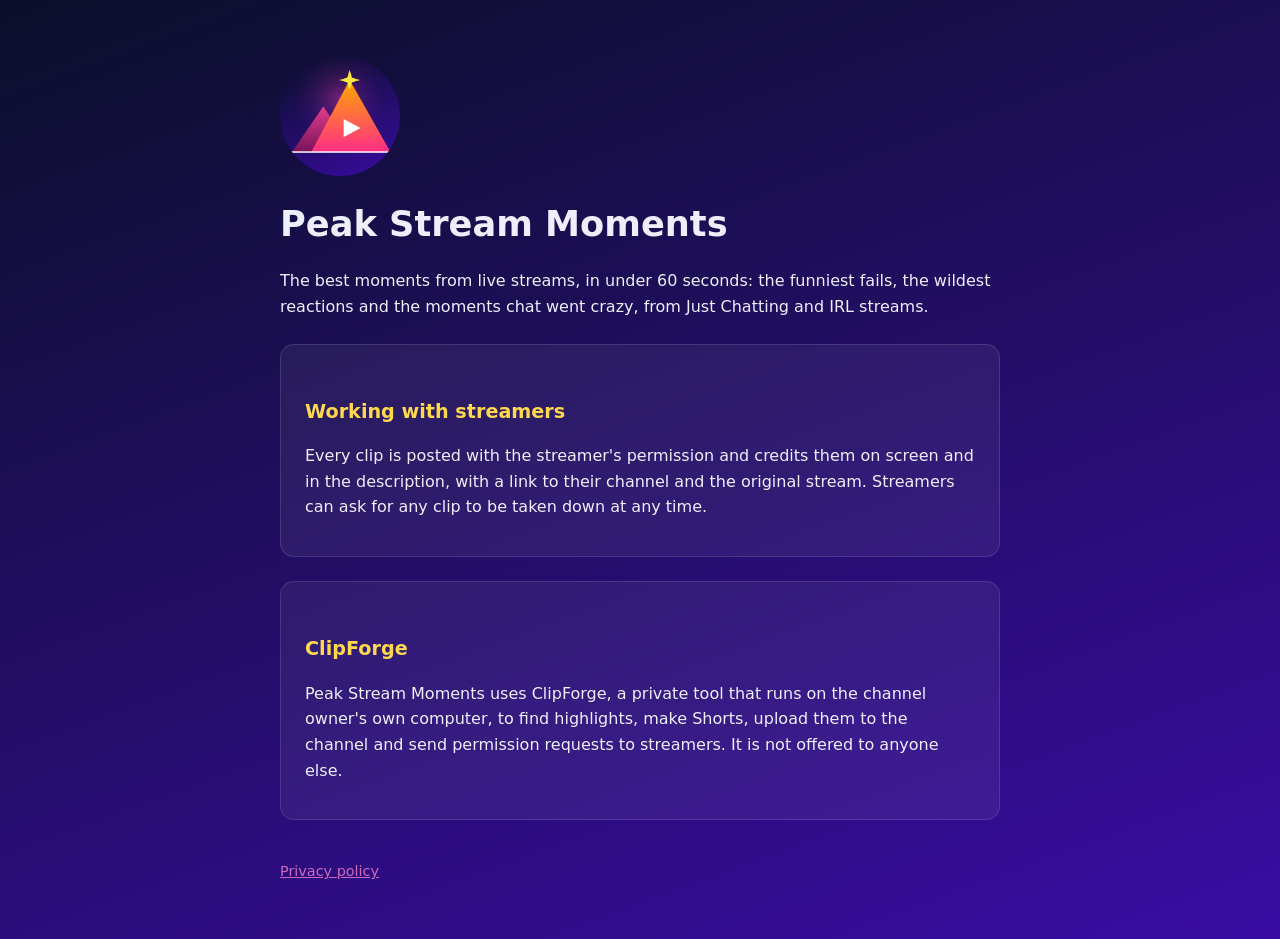
<file: index.html>
<!doctype html>
<html lang="en">
<head>
<meta charset="utf-8">
<meta name="viewport" content="width=device-width,initial-scale=1">
<title>Peak Stream Moments</title>
<meta name="description" content="The best moments from live streams, in under 60 seconds.">
<link rel="icon" href="logo.png">
<link rel="stylesheet" href="style.css">
</head>
<body>
<main>
  <img class="logo" src="logo.png" alt="Peak Stream Moments logo">
  <h1>Peak Stream Moments</h1>
  <p>The best moments from live streams, in under 60 seconds: the funniest fails, the wildest reactions and the moments chat went crazy, from Just Chatting and IRL streams.</p>
  <div class="card">
    <h2>Working with streamers</h2>
    <p>Every clip is posted with the streamer's permission and credits them on screen and in the description, with a link to their channel and the original stream. Streamers can ask for any clip to be taken down at any time.</p>
  </div>
  <div class="card">
    <h2>ClipForge</h2>
    <p>Peak Stream Moments uses ClipForge, a private tool that runs on the channel owner's own computer, to find highlights, make Shorts, upload them to the channel and send permission requests to streamers. It is not offered to anyone else.</p>
  </div>
  <footer><a href="privacy.html">Privacy policy</a></footer>
</main>
</body>
</html>
</file>
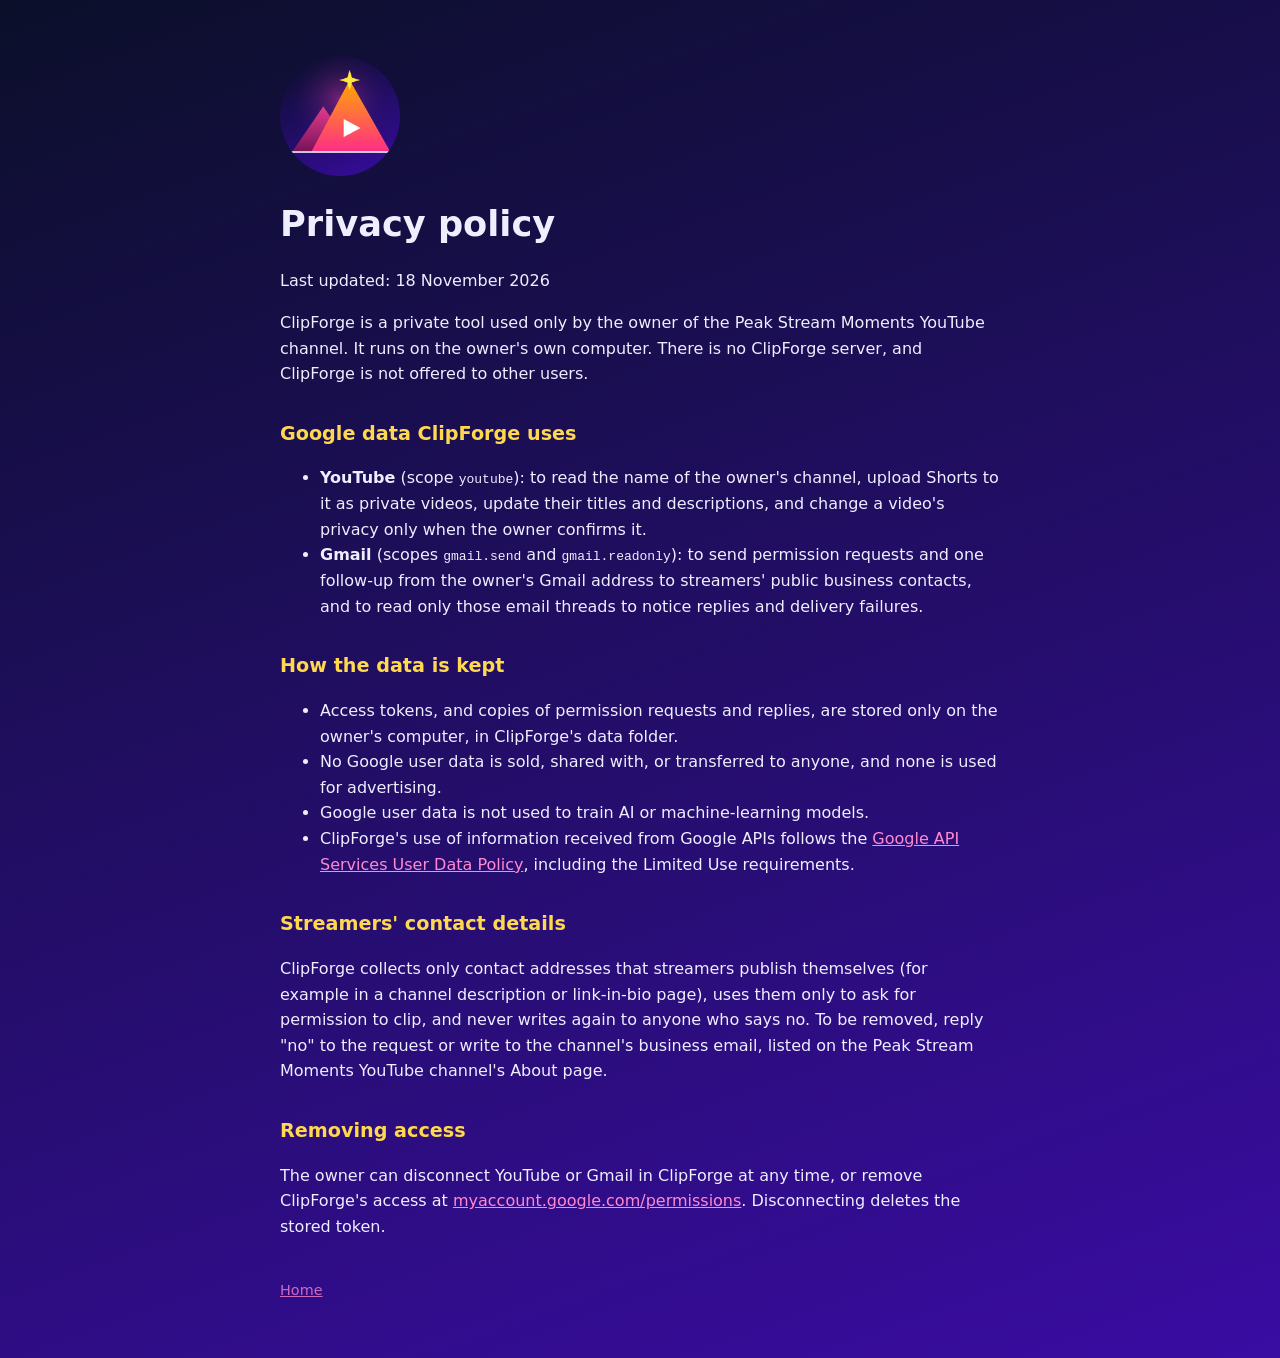
<file: privacy.html>
<!doctype html>
<html lang="en">
<head>
<meta charset="utf-8">
<meta name="viewport" content="width=device-width,initial-scale=1">
<title>Privacy policy · Peak Stream Moments / ClipForge</title>
<link rel="icon" href="logo.png">
<link rel="stylesheet" href="style.css">
</head>
<body>
<main>
  <a href="./"><img class="logo" src="logo.png" alt="Peak Stream Moments logo"></a>
  <h1>Privacy policy</h1>
  <p>Last updated: 18 November 2026</p>

  <p>ClipForge is a private tool used only by the owner of the Peak Stream Moments YouTube channel. It runs on the owner's own computer. There is no ClipForge server, and ClipForge is not offered to other users.</p>

  <h2>Google data ClipForge uses</h2>
  <ul>
    <li><strong>YouTube</strong> (scope <code>youtube</code>): to read the name of the owner's channel, upload Shorts to it as private videos, update their titles and descriptions, and change a video's privacy only when the owner confirms it.</li>
    <li><strong>Gmail</strong> (scopes <code>gmail.send</code> and <code>gmail.readonly</code>): to send permission requests and one follow-up from the owner's Gmail address to streamers' public business contacts, and to read only those email threads to notice replies and delivery failures.</li>
  </ul>

  <h2>How the data is kept</h2>
  <ul>
    <li>Access tokens, and copies of permission requests and replies, are stored only on the owner's computer, in ClipForge's data folder.</li>
    <li>No Google user data is sold, shared with, or transferred to anyone, and none is used for advertising.</li>
    <li>Google user data is not used to train AI or machine-learning models.</li>
    <li>ClipForge's use of information received from Google APIs follows the <a href="https://developers.google.com/terms/api-services-user-data-policy">Google API Services User Data Policy</a>, including the Limited Use requirements.</li>
  </ul>

  <h2>Streamers' contact details</h2>
  <p>ClipForge collects only contact addresses that streamers publish themselves (for example in a channel description or link-in-bio page), uses them only to ask for permission to clip, and never writes again to anyone who says no. To be removed, reply "no" to the request or write to the channel's business email, listed on the Peak Stream Moments YouTube channel's About page.</p>

  <h2>Removing access</h2>
  <p>The owner can disconnect YouTube or Gmail in ClipForge at any time, or remove ClipForge's access at <a href="https://myaccount.google.com/permissions">myaccount.google.com/permissions</a>. Disconnecting deletes the stored token.</p>

  <footer><a href="./">Home</a></footer>
</main>
</body>
</html>
</file>
<file: style.css>
:root{color-scheme:dark}
body{margin:0;font-family:system-ui,-apple-system,"Segoe UI",sans-serif;background:linear-gradient(160deg,#0b0f2a,#3a0ca3);color:#eef;min-height:100vh;line-height:1.6}
main{max-width:720px;margin:0 auto;padding:56px 24px}
.logo{width:120px;height:120px;border-radius:50%;display:block}
h1{font-size:2.2rem;margin:20px 0 8px}
h2{margin-top:32px;font-size:1.2rem;color:#ffd84d}
a{color:#ff8ad0}
.card{background:rgba(255,255,255,.06);border:1px solid rgba(255,255,255,.12);border-radius:14px;padding:20px 24px;margin-top:24px}
footer{margin-top:40px;font-size:.9rem;opacity:.75}
</file>
